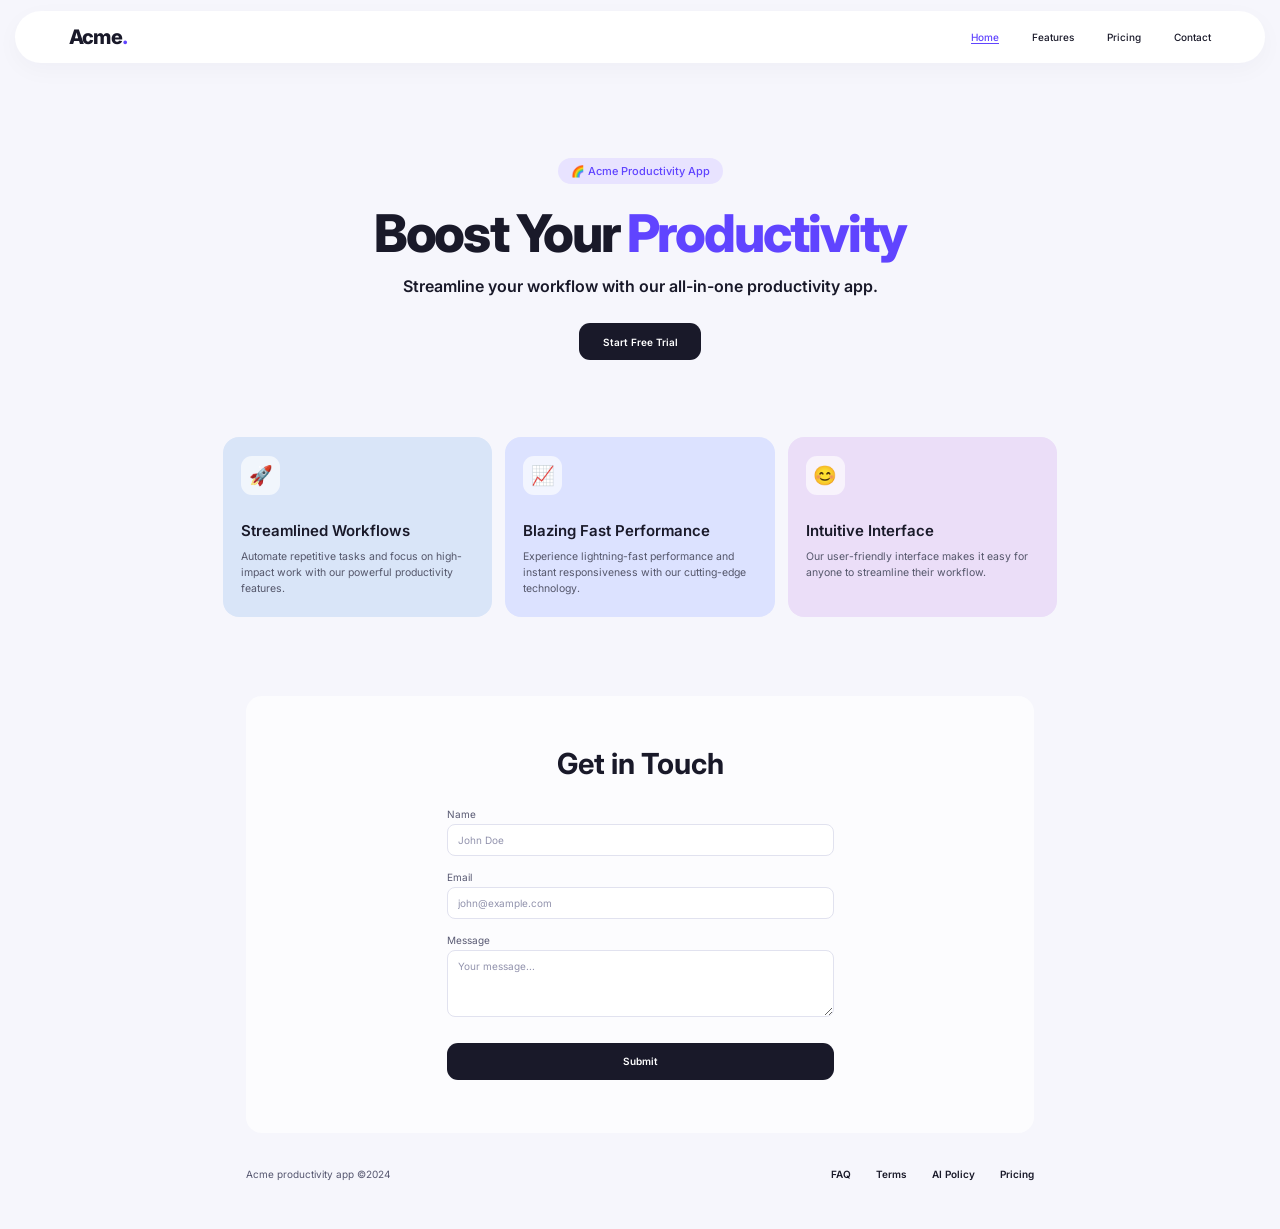
<file: index.html>
<!DOCTYPE html>
<html lang="en">
  <head>
    <meta charset="UTF-8" />
    <meta http-equiv="X-UA-Compatible" content="IE=edge" />
    <meta name="viewport" content="width=device-width, initial-scale=1.0" />
    <link rel="stylesheet" href="./style.css" />
    <title>Acme App</title>
  </head>
  <body>
    <header class="site-header">
      <a class="brand" href="index.html">Acme<span>.</span></a>

      <nav class="main-nav">
        <a class="active" href="index.html">Home</a>
        <a href="#features">Features</a>
        <a href="#pricing">Pricing</a>
        <a href="contact.html">Contact</a>
      </nav>
    </header>

    <main class="home-main">
      <section class="hero">
        <div class="eyebrow">🌈 Acme Productivity App</div>

        <h1>Boost Your <span>Productivity</span></h1>
        <p>Streamline your workflow with our all-in-one productivity app.</p>

        <a class="button hero-button" href="#pricing">Start Free Trial</a>
      </section>

      <section class="features" id="features">
        <article class="feature-card card-blue">
          <div class="feature-icon">🚀</div>
          <h2>Streamlined Workflows</h2>
          <p>
            Automate repetitive tasks and focus on high-impact work with our
            powerful productivity features.
          </p>
        </article>

        <article class="feature-card card-lavender">
          <div class="feature-icon">📈</div>
          <h2>Blazing Fast Performance</h2>
          <p>
            Experience lightning-fast performance and instant responsiveness
            with our cutting-edge technology.
          </p>
        </article>

        <article class="feature-card card-pink">
          <div class="feature-icon">😊</div>
          <h2>Intuitive Interface</h2>
          <p>
            Our user-friendly interface makes it easy for anyone to streamline
            their workflow.
          </p>
        </article>
      </section>

      <div id="pricing"></div>
    </main>
  </body>
</html>

<!DOCTYPE html>
<html lang="en">
  <head>
    <meta charset="UTF-8" />
    <meta name="viewport" content="width=device-width, initial-scale=1.0" />
    <title>Contact — Acme</title>

    <link rel="preconnect" href="https://fonts.googleapis.com" />
    <link rel="preconnect" href="https://fonts.gstatic.com" crossorigin />
    <link
      href="https://fonts.googleapis.com/css2?family=Inter:wght@400;500;600;700;800&display=swap"
      rel="stylesheet"
    />
    <link rel="stylesheet" href="style.css" />
  </head>

  <body class="contact-page">
    <main class="contact-main">
      <section class="contact-panel">
        <h1>Get in Touch</h1>

        <form class="contact-form">
          <label for="name">Name</label>
          <input
            id="name"
            name="name"
            type="text"
            placeholder="John Doe"
            required
          />

          <label for="email">Email</label>
          <input
            id="email"
            name="email"
            type="email"
            placeholder="john@example.com"
            required
          />

          <label for="message">Message</label>
          <textarea
            id="message"
            name="message"
            placeholder="Your message..."
            required
          ></textarea>

          <button class="button submit-button" type="submit">Submit</button>
        </form>
      </section>
    </main>

    <footer class="site-footer">
      <p>Acme productivity app ©2024</p>

      <nav>
        <a href="#faq">FAQ</a>
        <a href="#terms">Terms</a>
        <a href="#policy">AI Policy</a>
        <a href="index.html#pricing">Pricing</a>
      </nav>
    </footer>
  </body>
</html>
</file>
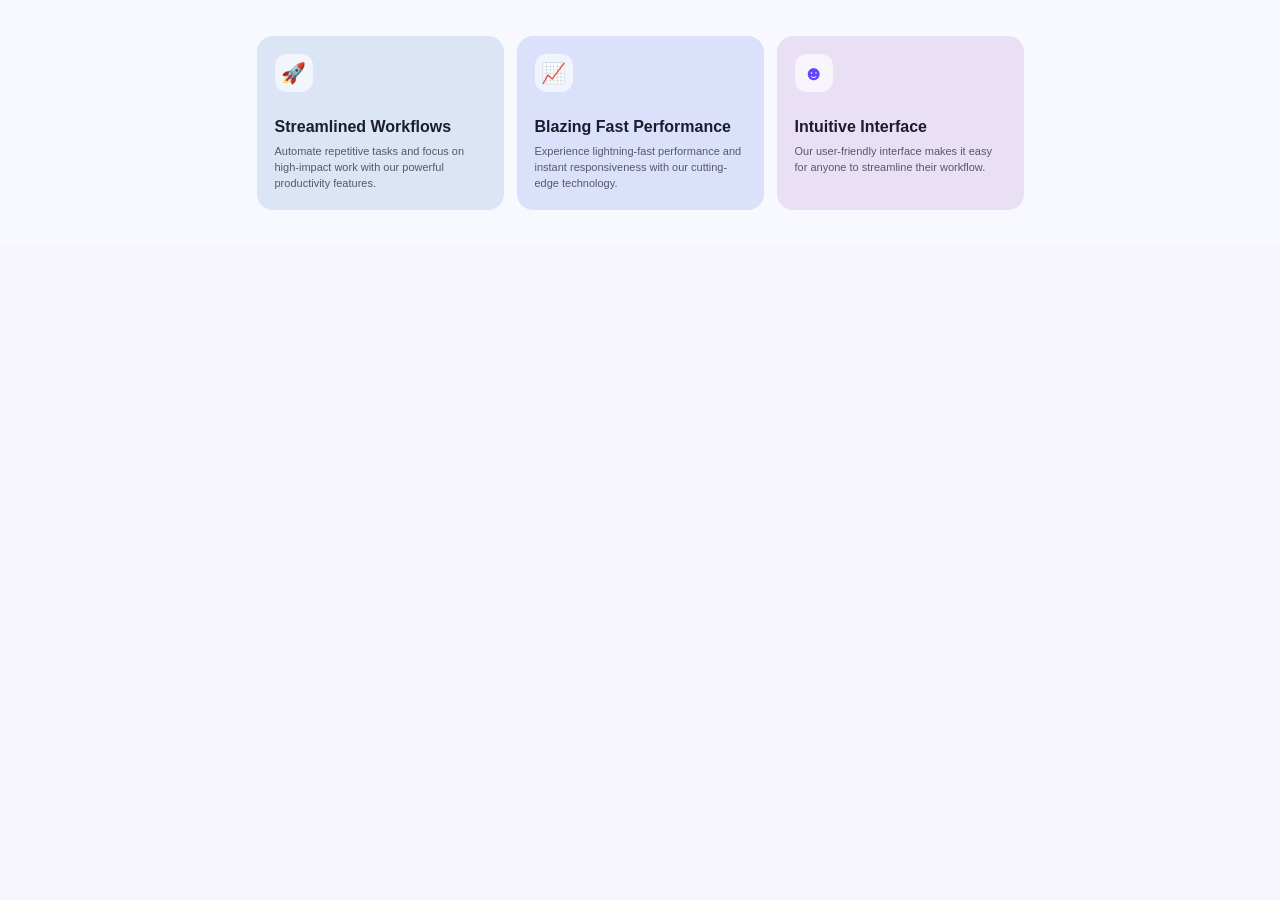
<file: features.html>
<!DOCTYPE html>
<html lang="en">
  <head>
    <meta charset="UTF-8" />
    <meta http-equiv="X-UA-Compatible" content="IE=edge" />
    <meta name="viewport" content="width=device-width, initial-scale=1.0" />
    <link rel="stylesheet" href="./style.css" />
    <link rel="stylesheet" href="./features.css" />
    <title>Acme App</title>
  </head>
  <body>
    <!-- Start Coding Here -->

    <!-- Features Section -->
    <section class="features-section" id="features">
      <div class="features-container">

        <article class="features-card features-card-blue">
          <div class="features-icon">🚀</div>
          <h3>Streamlined Workflows</h3>
          <p>
            Automate repetitive tasks and focus on
            high-impact work with our powerful
            productivity features.
          </p>
        </article>

        <article class="features-card features-card-indigo">
          <div class="features-icon">📈</div>
          <h3>Blazing Fast Performance</h3>
          <p>
            Experience lightning-fast performance and
            instant responsiveness with our cutting-edge
            technology.
          </p>
        </article>

        <article class="features-card features-card-purple">
          <div class="features-icon">☻</div>
          <h3>Intuitive Interface</h3>
          <p>
            Our user-friendly interface makes it easy
            for anyone to streamline their workflow.
          </p>
        </article>

      </div>
    </section>
  </body>
</html>
</file>
<file: style.css>
:root {
    --ink: #191929;
    --muted: #55566f;
    --page: #f6f6fc;
    --purple: #6044ff;
  
    font-family: "Inter", Arial, sans-serif;
    font-synthesis: none;
    text-rendering: optimizeLegibility;
    -webkit-font-smoothing: antialiased;
  }
  
  * {
    box-sizing: border-box;
  }
  
  html {
    min-width: 320px;
    scroll-behavior: smooth;
  }
  
  body {
    min-height: 100vh;
    margin: 0;
    background: var(--page);
    color: var(--ink);
  }
  
  a {
    color: inherit;
  }
  
  .site-header {
    width: calc(100% - 30px);
    max-width: 1250px;
    height: 52px;
    margin: 11px auto 0;
    padding: 0 54px;
    display: flex;
    align-items: center;
    justify-content: space-between;
    border-radius: 999px;
    background: white;
    box-shadow: 0 7px 24px rgb(30 29 70 / 3%);
  }
  
  .brand {
    color: var(--ink);
    text-decoration: none;
    font-size: 20px;
    font-weight: 800;
    letter-spacing: -0.8px;
  }
  
  .brand span {
    color: var(--purple);
  }
  
  .main-nav,
  .site-footer nav {
    display: flex;
    align-items: center;
    gap: 33px;
  }
  
  .main-nav a {
    font-size: 10px;
    font-weight: 500;
    text-decoration: none;
  }
  
  .main-nav a:hover,
  .main-nav a.active {
    color: var(--purple);
    text-decoration: underline;
    text-underline-offset: 2px;
  }
  
  .home-main {
    max-width: 850px;
    margin: 0 auto;
    padding: 95px 0 30px;
  }
  
  .hero {
    text-align: center;
  }
  
  .eyebrow {
    display: inline-flex;
    align-items: center;
    padding: 6px 13px;
    border-radius: 30px;
    background: #e8e3ff;
    color: var(--purple);
    font-size: 11px;
    font-weight: 500;
  }
  
  .hero h1 {
    margin: 22px 0 12px;
    font-size: clamp(36px, 6vw, 52px);
    line-height: 1.08;
    font-weight: 800;
    letter-spacing: -2.2px;
  }
  
  .hero h1 span {
    color: var(--purple);
  }
  
  .hero > p {
    margin: 0;
    font-size: 16px;
    line-height: 1.5;
    font-weight: 600;
  }
  
  .button {
    display: inline-flex;
    align-items: center;
    justify-content: center;
    border: 0;
    border-radius: 11px;
    background: var(--ink);
    color: white;
    font: inherit;
    font-size: 10px;
    font-weight: 600;
    text-decoration: none;
    cursor: pointer;
    transition: background 0.18s ease, transform 0.18s ease;
  }
  
  .button:hover {
    background: #302d50;
    transform: translateY(-1px);
  }
  
  .hero-button {
    min-width: 122px;
    height: 37px;
    margin-top: 25px;
  }
  
  .features {
    display: grid;
    grid-template-columns: repeat(3, minmax(0, 1fr));
    gap: 13px;
    margin: 77px 8px 0;
  }
  
  .feature-card {
    min-height: 180px;
    padding: 19px 18px 17px;
    border-radius: 16px;
  }
  
  .card-blue {
    background: #d9e5f8;
  }
  
  .card-lavender {
    background: #dce2ff;
  }
  
  .card-pink {
    background: #ebdef8;
  }
  
  .feature-icon {
    width: 39px;
    height: 39px;
    display: grid;
    place-items: center;
    border-radius: 11px;
    background: rgb(255 255 255 / 65%);
    color: var(--purple);
    font-size: 19px;
  }
  
  .feature-card h2 {
    margin: 27px 0 8px;
    font-size: 15px;
    line-height: 1.25;
    font-weight: 600;
  }
  
  .feature-card p {
    margin: 0;
    color: #55576b;
    font-size: 10.5px;
    line-height: 1.55;
  }
  
  /* Contact page */
  .contact-page {
    display: flex;
    flex-direction: column;
  }
  
  .contact-main {
    width: min(788px, calc(100% - 48px));
    margin: 49px auto 0;
  }
  
  .contact-panel {
    min-height: 437px;
    padding: 51px 24px;
    border-radius: 16px;
    background: rgb(255 255 255 / 72%);
  }
  
  .contact-panel h1 {
    margin: 0 0 26px;
    text-align: center;
    font-size: 29px;
    line-height: 1.2;
    font-weight: 700;
  }
  
  .contact-form {
    width: min(387px, 100%);
    margin: 0 auto;
    display: flex;
    flex-direction: column;
  }
  
  .contact-form label {
    margin: 0 0 4px;
    color: #595a73;
    font-size: 10px;
  }
  
  .contact-form input,
  .contact-form textarea {
    width: 100%;
    border: 1px solid #e1e2ef;
    border-radius: 8px;
    outline: none;
    background: white;
    color: var(--ink);
    font: inherit;
    font-size: 10px;
  }
  
  .contact-form input {
    height: 32px;
    margin-bottom: 15px;
    padding: 0 10px;
  }
  
  .contact-form textarea {
    height: 67px;
    min-height: 67px;
    margin-bottom: 26px;
    padding: 9px 10px;
    resize: vertical;
  }
  
  .contact-form input::placeholder,
  .contact-form textarea::placeholder {
    color: #9293ad;
  }
  
  .contact-form input:focus,
  .contact-form textarea:focus {
    border-color: #9381ff;
    box-shadow: 0 0 0 3px rgb(96 68 255 / 10%);
  }
  
  .submit-button {
    width: 100%;
    height: 37px;
    border-radius: 11px;
  }
  
  .site-footer {
    width: min(788px, calc(100% - 48px));
    margin: auto auto 0;
    padding: 35px 0 49px;
    display: flex;
    align-items: center;
    justify-content: space-between;
  }
  
  .site-footer p {
    margin: 0;
    color: #55566f;
    font-size: 10px;
  }
  
  .site-footer nav {
    gap: 25px;
  }
  
  .site-footer nav a {
    font-size: 10px;
    font-weight: 600;
    text-decoration: none;
  }
  
  .site-footer nav a:hover {
    color: var(--purple);
  }
  
  /* Responsive layout */
  @media (max-width: 700px) {
    .site-header {
      padding: 0 22px;
    }
  
    .main-nav {
      gap: 16px;
    }
  
    .home-main {
      padding: 78px 18px 30px;
    }
  
    .hero h1 {
      letter-spacing: -1.5px;
    }
  
    .features {
      grid-template-columns: 1fr;
      gap: 12px;
      margin: 55px 0 0;
    }
  
    .feature-card {
      min-height: 0;
      padding: 18px;
    }
  
    .feature-card h2 {
      margin-top: 16px;
    }
  
    .contact-main {
      margin-top: 28px;
    }
  
    .contact-panel {
      min-height: 0;
      padding: 40px 24px;
    }
  
    .site-footer {
      padding: 26px 0 30px;
      gap: 20px;
      align-items: flex-start;
      flex-direction: column;
    }
  
    .site-footer nav {
      gap: 20px;
      flex-wrap: wrap;
    }
  }
  
  @media (max-width: 420px) {
    .site-header {
      height: auto;
      min-height: 54px;
      padding: 12px 16px;
      border-radius: 18px;
      align-items: flex-start;
      gap: 12px;
      flex-direction: column;
    }
  
    .main-nav {
      width: 100%;
      justify-content: space-between;
      gap: 10px;
    }
  
    .home-main {
      padding-top: 58px;
    }
  
    .hero > p {
      font-size: 14px;
    }
  }
</file>
<file: features.css>
.features-section {
    padding: 36px 24px;
    background-color: #f8f8ff;
    font-family: Arial, sans-serif;
  }
  
  .features-container {
    display: flex;
    justify-content: center;
    gap: 13px;
    max-width: 767px;
    margin: 0 auto;
  }
  
  .features-card {
    flex: 1;
    min-width: 0;
    min-height: 174px;
    padding: 18px;
    border-radius: 16px;
  }
  
  .features-card-blue {
    background-color: #dbe5f5;
  }
  
  .features-card-indigo {
    background-color: #dce1fb;
  }
  
  .features-card-purple {
    background-color: #e9e0f5;
  }
  
  .features-icon {
    display: flex;
    justify-content: center;
    align-items: center;
    width: 38px;
    height: 38px;
    margin-bottom: 26px;
    border-radius: 12px;
    background-color: rgba(255, 255, 255, 0.65);
    color: #6246ff;
    font-size: 20px;
  }
  
  .features-card h3 {
    margin: 0 0 8px;
    color: #1c1c2e;
    font-size: 16px;
    font-weight: 700;
  }
  
  .features-card p {
    margin: 0;
    color: #56586c;
    font-size: 11px;
    line-height: 1.45;
  }
</file>
